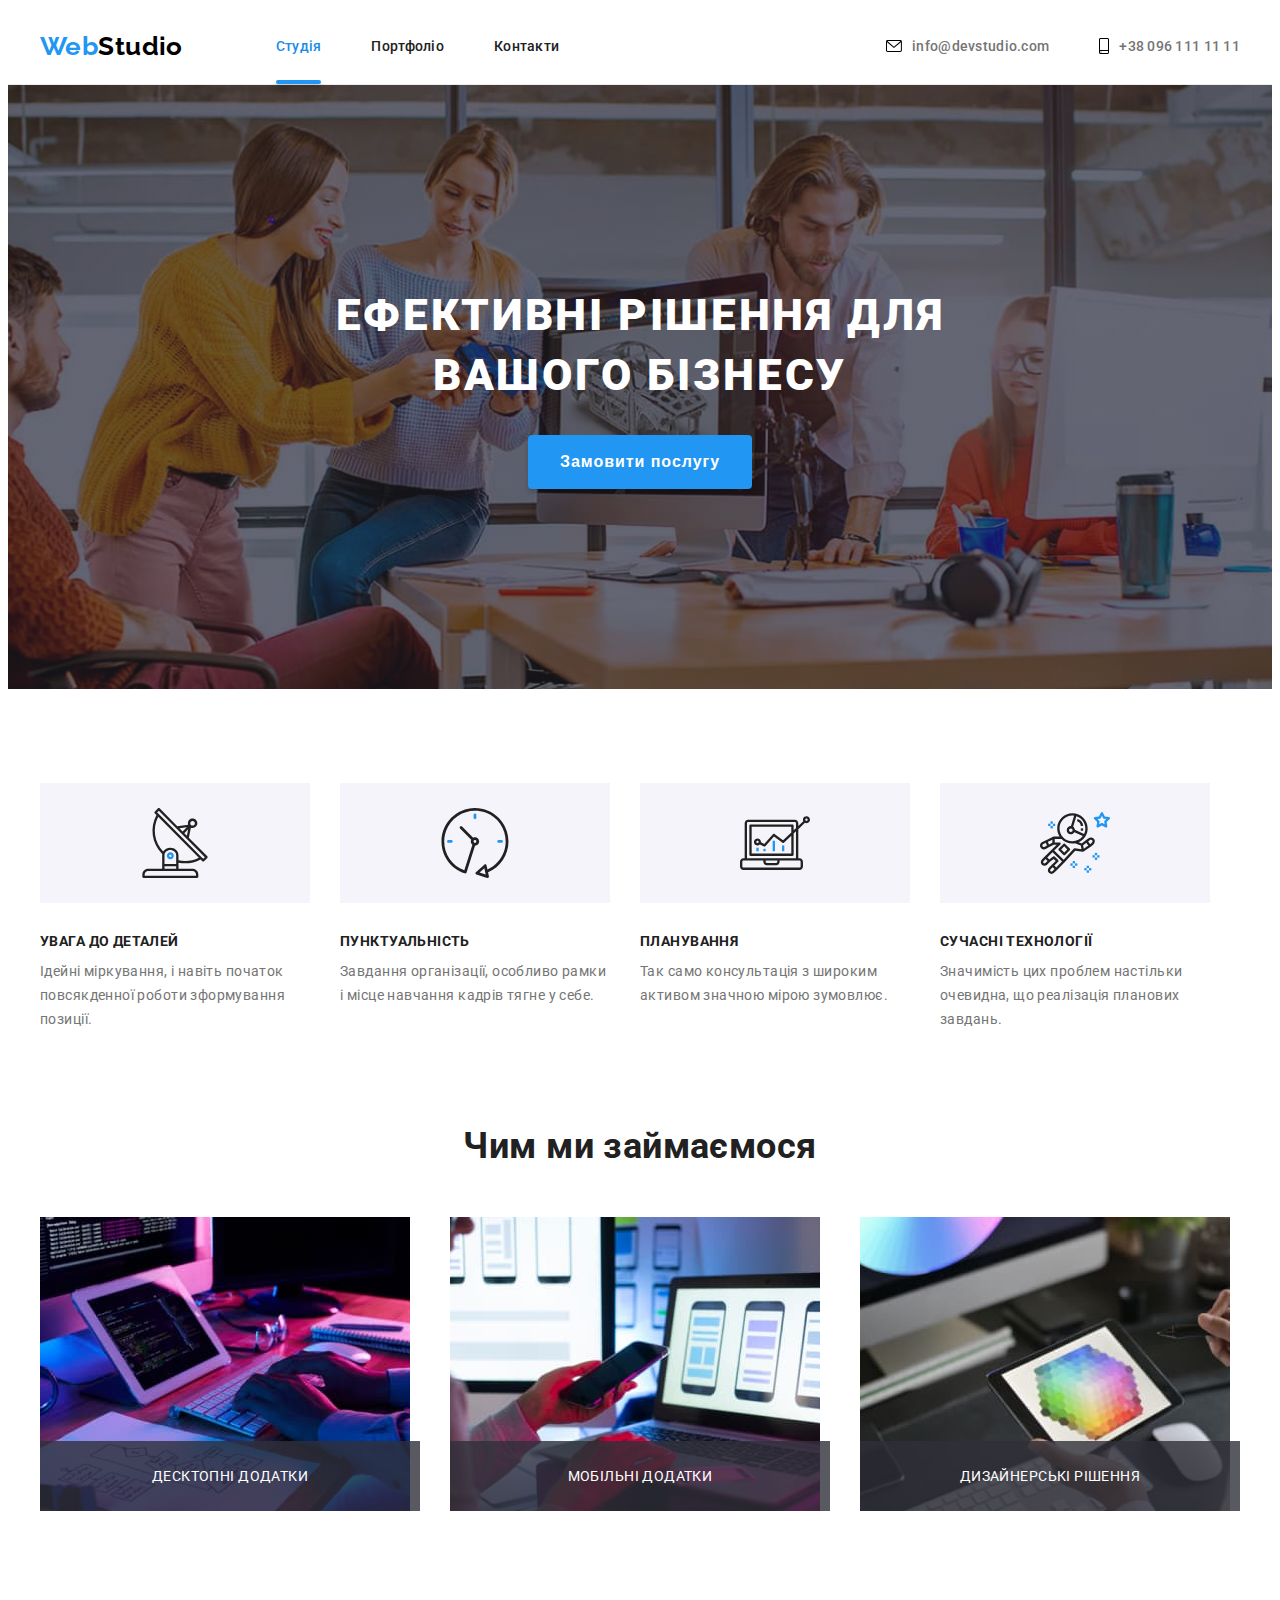
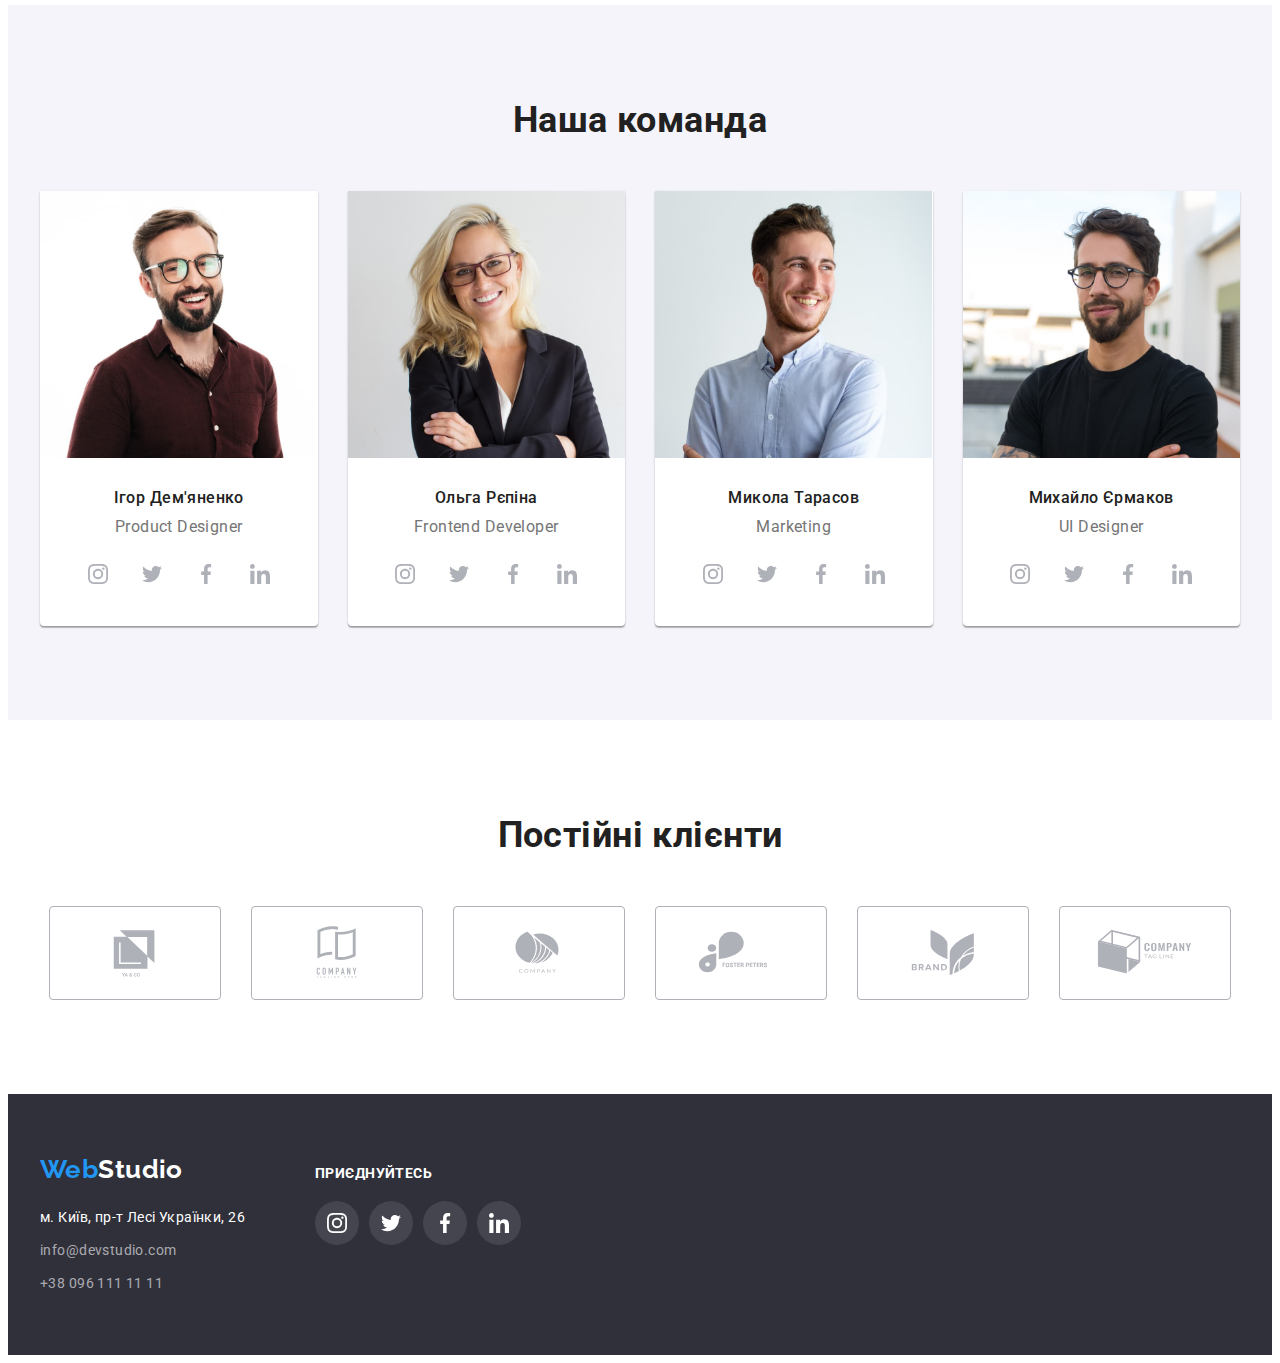
<file: index.html>
<!DOCTYPE html>
<html lang="uk">
  <head>
    <meta charset="UTF-8" />
    <meta http-equiv="X-UA-Compatible" content="IE=edge" />
    <meta name="viewport" content="width=device-width, initial-scale=1.0" />
    <title>Студія</title>
    <link rel="preconnect" href="https://fonts.googleapis.com" />
    <link rel="preconnect" href="https://fonts.gstatic.com" crossorigin />
    <link
      href="https://fonts.googleapis.com/css2?family=Raleway:wght@700&family=Roboto:wght@400;500;700;900&display=swap"
      rel="stylesheet"
    />
    <link
      rel="stylesheet"
      href="https://cdnjs.cloudflare.com/ajax/libs/modern-normalize/1.1.0/modern-normalize.min.css"
      integrity="sha512-wpPYUAdjBVSE4KJnH1VR1HeZfpl1ub8YT/NKx4PuQ5NmX2tKuGu6U/JRp5y+Y8XG2tV+wKQpNHVUX03MfMFn9Q=="
      crossorigin="anonymous"
      referrerpolicy="no-referrer"
    />
    <link rel="stylesheet" href="./styles/styles.css" />
  </head>
  <body>
    <!-- Header section -->
    <header class="header">
      <div class="container header-container">
        <a class="header-logo" lang="en" href="./index.html">
          <span class="web-logo">Web</span>Studio
        </a>
        <nav class="header-nav">
          <ul class="site-nav">
            <li class="site-nav-list current">
              <a class="site-nav-item current-item" href="./index.html">Студія</a>
            </li>
            <li class="site-nav-list">
              <a class="site-nav-item" href="./portfolio.html">Портфоліо</a>
            </li>
            <li class="site-nav-list">
              <a class="site-nav-item" href="">Контакти</a>
            </li>
          </ul>
        </nav>
        <ul class="header-contacts-list">
          <li class="header-contacts-item">
            <svg class="contacts-icon" width="16" height="12">
              <use href="./images/icons.svg#envelope"></use>
            </svg>
            <a class="header-email" href="mailto:info@devstudio.com"
              >info@devstudio.com</a
            >
          </li>
          <li class="header-contacts-item">
            <svg class="contacts-icon" width="10" height="16">
              <use href="./images/icons.svg#smartphone"></use>
            </svg>
            <a class="header-tel" href="tel:+380961111111">+38 096 111 11 11</a>
          </li>
        </ul>
      </div>
    </header>
    <!-- Main section -->
    <main>
      <!-- Hero section -->
      <section class="hero section">
        <h1 class="hero-title">Ефективні рішення для вашого бізнесу</h1>
        <button class="hero-button" type="button" data-modal-open>
          Замовити послугу
        </button>
      </section>
      <!-- About us section -->
      <section class="section about-us-section">
        <div class="container">
          <h2 class="visually-hidden">Про нас</h2>
          <ul class="about-us-list">
            <li class="about-us-list-item icon-satellite">
              <h3 class="list-studio-title">увага до деталей</h3>
              <p class="title-text">
                Ідейні міркування, і навіть початок повсякденної роботи
                зформування позиції.
              </p>
            </li>
            <li class="about-us-list-item icon-clock">
              <h3 class="list-studio-title">пунктуальність</h3>
              <p class="title-text">
                Завдання організації, особливо рамки і місце навчання кадрів
                тягне у себе.
              </p>
            </li>
            <li class="about-us-list-item icon-diagram">
              <h3 class="list-studio-title">планування</h3>
              <p class="title-text">
                Так само консультація з широким активом значною мірою зумовлює.
              </p>
            </li>
            <li class="about-us-list-item icon-astronaut">
              <h3 class="list-studio-title">сучасні технології</h3>
              <p class="title-text">
                Значимість цих проблем настільки очевидна, що реалізація
                планових завдань.
              </p>
            </li>
          </ul>
        </div>
      </section>
      <!-- Cases section -->
      <section class="section cases-section">
        <div class="container">
          <h2 class="cases">Чим ми займаємося</h2>
          <ul class="cases-cards card-set">
            <li class="list-studio card-set-item">
              <div>
                <img src="./images/img1.jpg" alt="programer-working" />
                <div class="list-studio-thumb">
                  <p class="list-studio-thumb-description">Десктопні додатки</p>
                </div>
              </div>
            </li>
            <li class="list-studio card-set-item">
              <div>
                <img
                  src="./images/img2.jpg"
                  alt="creating-working-mobile-interface"
                />
                <div class="list-studio-thumb">
                  <p class="list-studio-thumb-description">Мобільні додатки</p>
                </div>
              </div>
            </li>
            <li class="list-studio card-set-item">
              <div>
                <img src="./images/img3.jpg" alt="selection-graphic-tablet" />
                <div class="list-studio-thumb">
                  <p class="list-studio-thumb-description">
                    Дизайнерські рішення
                  </p>
                </div>
              </div>
            </li>
          </ul>
        </div>
      </section>

      <!-- Team section -->

      <section class="section team-section">
        <div class="container">
          <h2 class="team">Наша команда</h2>
          <ul class="team-list card-set">
            <li class="list-studio team-item card-set-item">
              <img
                class="team-card"
                src="./images/img_pd.jpg"
                alt="Product_Designer"
              />
              <div class="card-description">
                <h3 class="team-member">Ігор Дем'яненко</h3>
                <p class="profession" lang="en">Product Designer</p>
                <ul class="socials-list">
                  <li class="socials-item">
                    <a
                      class="socials-link"
                      href="https://instagram.com"
                      target="_blank"
                      rel="noopener noreferrer"
                      aria-label="Instagram icon"
                    >
                      <svg class="socials-icon" width="20" height="20">
                        <use href="./images/icons.svg#instagram-link"></use>
                      </svg>
                    </a>
                  </li>
                  <li class="socials-item">
                    <a
                      class="socials-link"
                      href="https://twitter.com"
                      aria-label="Twitter icon"
                      target="_blank"
                      rel="noopener noreferrer"
                    >
                      <svg class="socials-icon" width="20" height="20">
                        <use href="./images/icons.svg#twitter-link"></use>
                      </svg>
                    </a>
                  </li>
                  <li class="socials-item">
                    <a
                      class="socials-link"
                      href="https://facebook.com"
                      aria-label="Facebook icon"
                      target="_blank"
                      rel="noopener noreferrer"
                    >
                      <svg class="socials-icon" width="20" height="20">
                        <use href="./images/icons.svg#facebook-link"></use>
                      </svg>
                    </a>
                  </li>
                  <li class="socials-item">
                    <a
                      class="socials-link"
                      href="https://linkedin.com"
                      aria-label="LinkedIn icon"
                      target="_blank"
                      rel="noopener noreferrer"
                    >
                      <svg class="socials-icon" width="20" height="20">
                        <use href="./images/icons.svg#linkedin-link"></use>
                      </svg>
                    </a>
                  </li>
                </ul>
              </div>
            </li>
            <li class="list-studio team-item card-set-item">
              <img
                class="team-card"
                src="./images/img_fe.jpg"
                alt="Frontend Developer"
              />
              <div class="card-description">
                <h3 class="team-member">Ольга Рєпіна</h3>
                <p class="profession" lang="en">Frontend Developer</p>
                <ul class="socials-list">
                  <li class="socials-item">
                    <a
                      class="socials-link"
                      href="https://instagram.com"
                      target="_blank"
                      rel="noopener noreferrer"
                      aria-label="Instagram icon"
                    >
                      <svg class="socials-icon" width="20" height="20">
                        <use href="./images/icons.svg#instagram-link"></use>
                      </svg>
                    </a>
                  </li>
                  <li class="socials-item">
                    <a
                      class="socials-link"
                      href="https://twitter.com"
                      aria-label="Twitter icon"
                      target="_blank"
                      rel="noopener noreferrer"
                    >
                      <svg class="socials-icon" width="20" height="20">
                        <use href="./images/icons.svg#twitter-link"></use>
                      </svg>
                    </a>
                  </li>
                  <li class="socials-item">
                    <a
                      class="socials-link"
                      href="https://facebook.com"
                      aria-label="Facebook icon"
                      target="_blank"
                      rel="noopener noreferrer"
                    >
                      <svg class="socials-icon" width="20" height="20">
                        <use href="./images/icons.svg#facebook-link"></use>
                      </svg>
                    </a>
                  </li>
                  <li class="socials-item">
                    <a
                      class="socials-link"
                      href="https://linkedin.com"
                      aria-label="LinkedIn icon"
                      target="_blank"
                      rel="noopener noreferrer"
                    >
                      <svg class="socials-icon" width="20" height="20">
                        <use href="./images/icons.svg#linkedin-link"></use>
                      </svg>
                    </a>
                  </li>
                </ul>
              </div>
            </li>
            <li class="list-studio team-item card-set-item">
              <img class="team-card" src="./images/img_m.jpg" alt="Marketing" />
              <div class="card-description">
                <h3 class="team-member">Микола Тарасов</h3>
                <p class="profession" lang="en">Marketing</p>
                <ul class="socials-list">
                  <li class="socials-item">
                    <a
                      class="socials-link"
                      href="https://instagram.com"
                      target="_blank"
                      rel="noopener noreferrer"
                      aria-label="Instagram icon"
                    >
                      <svg class="socials-icon" width="20" height="20">
                        <use href="./images/icons.svg#instagram-link"></use>
                      </svg>
                    </a>
                  </li>
                  <li class="socials-item">
                    <a
                      class="socials-link"
                      href="https://twitter.com"
                      aria-label="Twitter icon"
                      target="_blank"
                      rel="noopener noreferrer"
                    >
                      <svg class="socials-icon" width="20" height="20">
                        <use href="./images/icons.svg#twitter-link"></use>
                      </svg>
                    </a>
                  </li>
                  <li class="socials-item">
                    <a
                      class="socials-link"
                      href="https://facebook.com"
                      aria-label="Facebook icon"
                      target="_blank"
                      rel="noopener noreferrer"
                    >
                      <svg class="socials-icon" width="20" height="20">
                        <use href="./images/icons.svg#facebook-link"></use>
                      </svg>
                    </a>
                  </li>
                  <li class="socials-item">
                    <a
                      class="socials-link"
                      href="https://linkedin.com"
                      aria-label="LinkedIn icon"
                      target="_blank"
                      rel="noopener noreferrer"
                    >
                      <svg class="socials-icon" width="20" height="20">
                        <use href="./images/icons.svg#linkedin-link"></use>
                      </svg>
                    </a>
                  </li>
                </ul>
              </div>
            </li>
            <li class="list-studio team-item card-set-item">
              <img
                class="team-card"
                src="./images/img_uid.jpg"
                alt="UI Designer"
              />
              <div class="card-description">
                <h3 class="list-studio team-member">Михайло Єрмаков</h3>
                <p class="profession" lang="en">UI Designer</p>
                <ul class="socials-list">
                  <li class="socials-item">
                    <a
                      class="socials-link"
                      href="https://instagram.com"
                      target="_blank"
                      rel="noopener noreferrer"
                      aria-label="Instagram icon"
                    >
                      <svg class="socials-icon" width="20" height="20">
                        <use href="./images/icons.svg#instagram-link"></use>
                      </svg>
                    </a>
                  </li>
                  <li class="socials-item">
                    <a
                      class="socials-link"
                      href="https://twitter.com"
                      aria-label="Twitter icon"
                      target="_blank"
                      rel="noopener noreferrer"
                    >
                      <svg class="socials-icon" width="20" height="20">
                        <use href="./images/icons.svg#twitter-link"></use>
                      </svg>
                    </a>
                  </li>
                  <li class="socials-item">
                    <a
                      class="socials-link"
                      href="https://facebook.com"
                      aria-label="Facebook icon"
                      target="_blank"
                      rel="noopener noreferrer"
                    >
                      <svg class="socials-icon" width="20" height="20">
                        <use href="./images/icons.svg#facebook-link"></use>
                      </svg>
                    </a>
                  </li>
                  <li class="socials-item">
                    <a
                      class="socials-link"
                      href="https://linkedin.com"
                      aria-label="LinkedIn icon"
                      target="_blank"
                      rel="noopener noreferrer"
                    >
                      <svg class="socials-icon" width="20" height="20">
                        <use href="./images/icons.svg#linkedin-link"></use>
                      </svg>
                    </a>
                  </li>
                </ul>
              </div>
            </li>
          </ul>
        </div>
      </section>
      <!-- Client's section -->
      <section class="section">
        <div class="container clients-container">
          <h2 class="client-title">Постійні клієнти</h2>
          <ul class="clients-list">
            <li class="clients-list-item">
              <a
                class="clients-link"
                href=""
                target="_blank"
                rel="noopener noreferrer"
                aria-label=""
              >
                <svg class="clients-icon" width="106" height="60">
                  <use href="./images/icons.svg#logo1"></use>
                </svg>
              </a>
            </li>
            <li class="clients-list-item">
              <a
                class="clients-link"
                href=""
                target="_blank"
                rel="noopener noreferrer"
                aria-label=""
              >
                <svg class="clients-icon" width="106" height="60">
                  <use href="./images/icons.svg#logo2"></use>
                </svg>
              </a>
            </li>
            <li class="clients-list-item">
              <a
                class="clients-link"
                href=""
                target="_blank"
                rel="noopener noreferrer"
                aria-label=""
              >
                <svg class="clients-icon" width="106" height="60">
                  <use href="./images/icons.svg#logo3"></use>
                </svg>
              </a>
            </li>
            <li class="clients-list-item">
              <a
                class="clients-link"
                href=""
                target="_blank"
                rel="noopener noreferrer"
                aria-label=""
              >
                <svg class="clients-icon" width="106" height="60">
                  <use href="./images/icons.svg#logo4"></use>
                </svg>
              </a>
            </li>
            <li class="clients-list-item">
              <a
                class="clients-link"
                href=""
                target="_blank"
                rel="noopener noreferrer"
                aria-label=""
              >
                <svg class="clients-icon" width="106" height="60">
                  <use href="./images/icons.svg#logo5"></use>
                </svg>
              </a>
            </li>
            <li class="clients-list-item">
              <a
                class="clients-link"
                href=""
                target="_blank"
                rel="noopener noreferrer"
                aria-label=""
              >
                <svg class="clients-icon" width="106" height="60">
                  <use href="./images/icons.svg#logo6"></use>
                </svg>
              </a>
            </li>
          </ul>
        </div>
      </section>
    </main>

    <!-- Footer -->

    <footer class="footer">
      <div class="container footer-container">
        <div class="footer-contacts">
          <a class="footer-logo" lang="en" href="./index.html">
            <span class="web-logo">Web</span>Studio</a
          >
          <address>
            <ul class="footer-list">
              <li class="list-studio footer-list-item">
                <a
                  class="footer-adress"
                  href="https://goo.gl/maps/SowUrspjPFDkWuth7"
                  target="_blank"
                  rel="noopener noreferrer nofollow"
                >
                  м. Київ, пр-т Лесі Українки, 26
                </a>
              </li>
              <li class="list-studio footer-list-item">
                <a class="footer-mail" href="mailto:info@devstudio.com"
                  >info@devstudio.com</a
                >
              </li>
              <li class="list-studio footer-list-item">
                <a class="footer-tel" href="tel:+380961111111"
                  >+38 096 111 11 11</a
                >
              </li>
            </ul>
          </address>
        </div>
        <div class="footer-connection-container">
          <p class="footer-connection-title"><strong>приєднуйтесь</strong></p>
          <ul class="socials-list">
            <li class="socials-item">
              <a
                class="socials-link"
                href="https://instagram.com"
                target="_blank"
                rel="noopener noreferrer"
                aria-label="Instagram icon"
              >
                <svg class="socials-icon" width="20" height="20">
                  <use href="./images/icons.svg#instagram-link"></use>
                </svg>
              </a>
            </li>
            <li class="socials-item">
              <a
                class="socials-link"
                href="https://twitter.com"
                aria-label="Twitter icon"
                target="_blank"
                rel="noopener noreferrer"
              >
                <svg class="socials-icon" width="20" height="20">
                  <use href="./images/icons.svg#twitter-link"></use>
                </svg>
              </a>
            </li>
            <li class="socials-item">
              <a
                class="socials-link"
                href="https://facebook.com"
                aria-label="Facebook icon"
                target="_blank"
                rel="noopener noreferrer"
              >
                <svg class="socials-icon" width="20" height="20">
                  <use href="./images/icons.svg#facebook-link"></use>
                </svg>
              </a>
            </li>
            <li class="socials-item">
              <a
                class="socials-link"
                href="https://linkedin.com"
                aria-label="LinkedIn icon"
                target="_blank"
                rel="noopener noreferrer"
              >
                <svg class="socials-icon" width="20" height="20">
                  <use href="./images/icons.svg#linkedin-link"></use>
                </svg>
              </a>
            </li>
          </ul>
        </div>
      </div>
    </footer>

    <!-- Modal window -->
    <div class="backdrop is-hidden" data-modal>
      <div class="modal" data-modal-window>
        <button class="modal-btn" data-modal-close>
          <svg class="modal-icon" width="11" height="11">
            <use href="./images/icons.svg#close-icon"></use>
          </svg>
        </button>
      </div>
    </div>

    <!-- JS -->
    <script src="./js/modal.js"></script>
  </body>
</html>
</file>
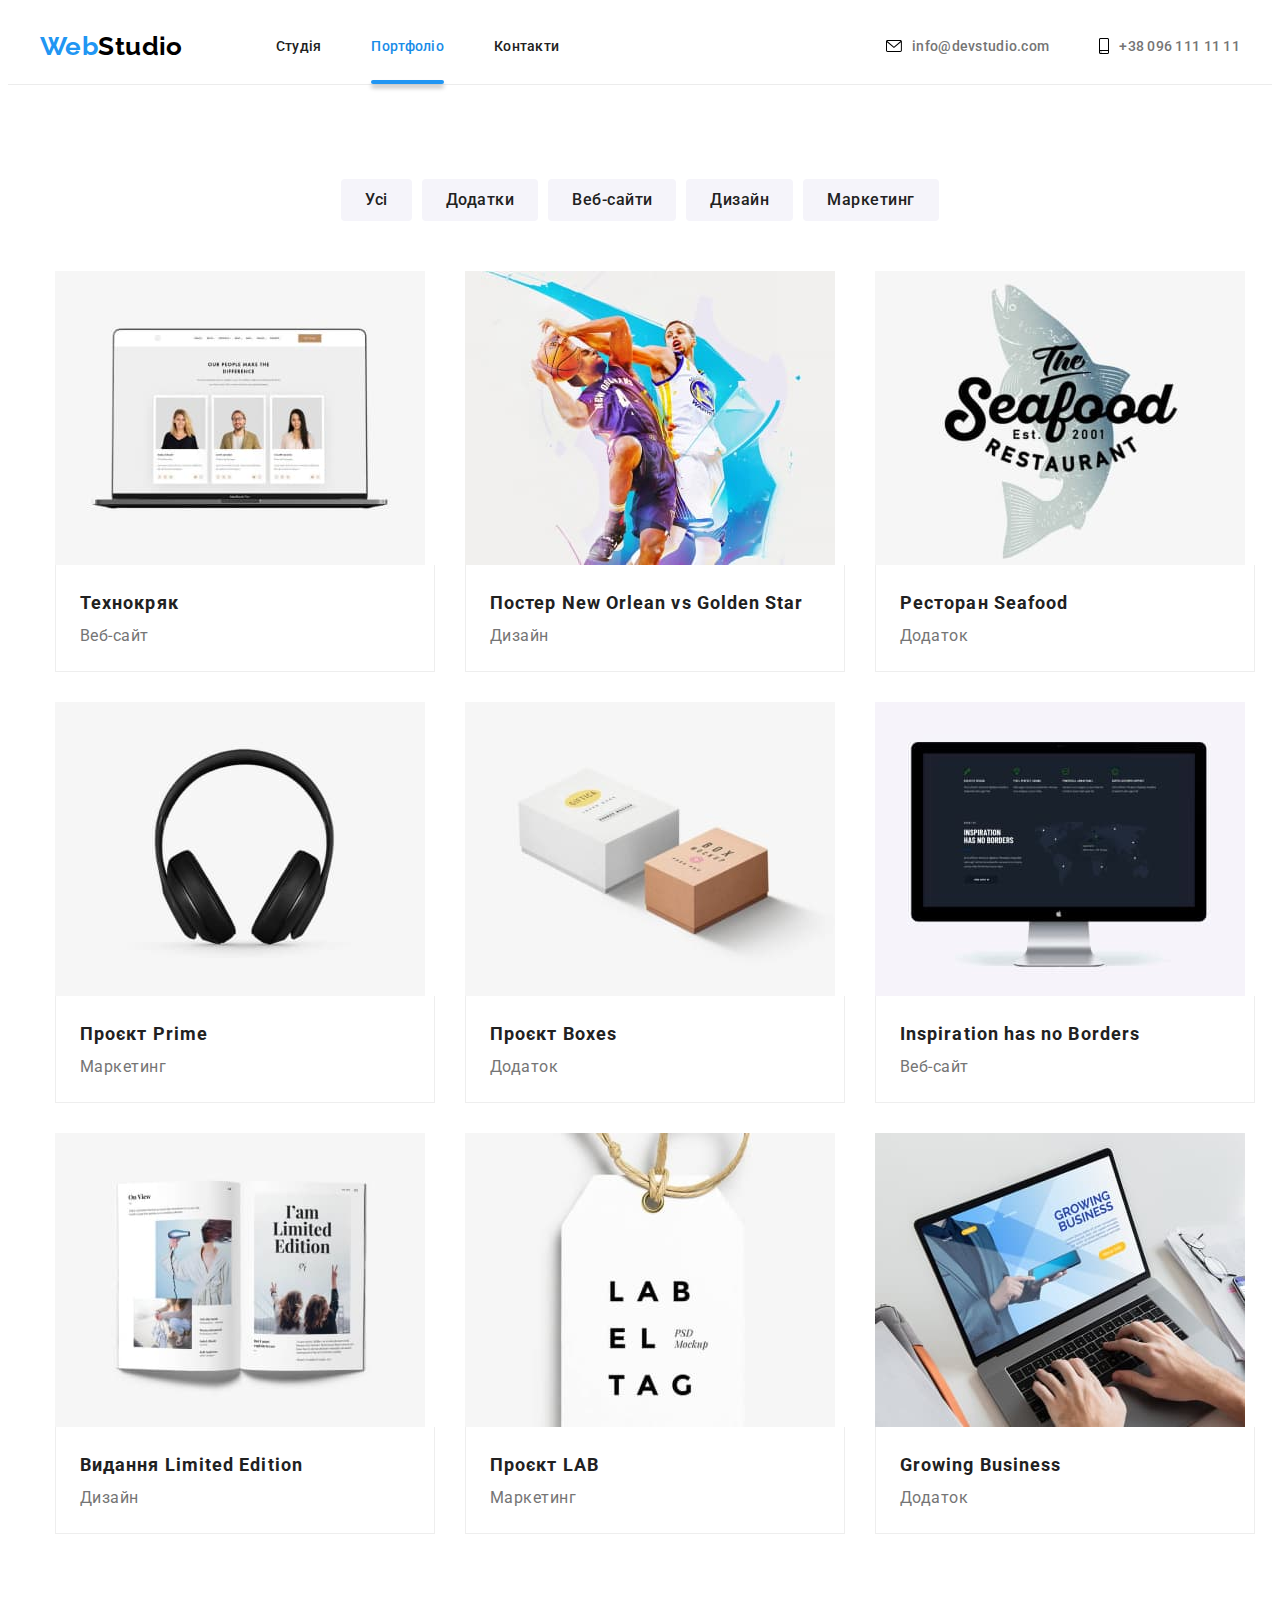
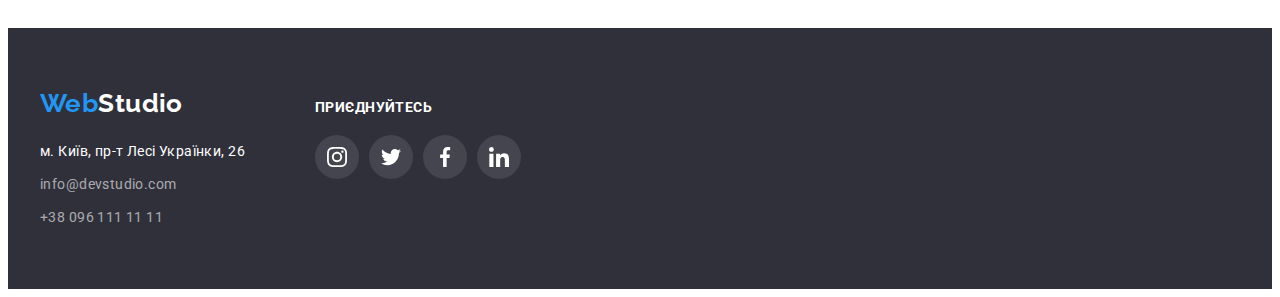
<file: portfolio.html>
<!DOCTYPE html>
<html lang="uk">
  <head>
    <meta charset="UTF-8" />
    <meta http-equiv="X-UA-Compatible" content="IE=edge" />
    <meta name="viewport" content="width=device-width, initial-scale=1.0" />
    <title>Portfolio</title>
    <link rel="preconnect" href="https://fonts.googleapis.com" />
    <link rel="preconnect" href="https://fonts.gstatic.com" crossorigin />
    <link
      href="https://fonts.googleapis.com/css2?family=Raleway:wght@700&family=Roboto:wght@400;500;700;900&display=swap"
      rel="stylesheet"
    />
    <link
      rel="stylesheet"
      href="https://cdnjs.cloudflare.com/ajax/libs/modern-normalize/1.1.0/modern-normalize.min.css"
      integrity="sha512-wpPYUAdjBVSE4KJnH1VR1HeZfpl1ub8YT/NKx4PuQ5NmX2tKuGu6U/JRp5y+Y8XG2tV+wKQpNHVUX03MfMFn9Q=="
      crossorigin="anonymous"
      referrerpolicy="no-referrer"
    />
    <link rel="stylesheet" href="./styles/styles.css" />
  </head>
  <body>
    <!-- Header -->

    <header class="header">
      <div class="container header-container">
        <a class="header-logo" lang="en" href="./index.html">
          <span class="web-logo">Web</span>Studio
        </a>
        <nav class="header-nav">
          <ul class="site-nav">
            <li class="site-nav-list">
              <a class="site-nav-item" href="./index.html">Студія</a>
            </li>
            <li class="site-nav-list current">
              <a class="site-nav-item current-item" href="./portfolio.html"
                >Портфоліо</a
              >
            </li>
            <li class="site-nav-list">
              <a class="site-nav-item" href="">Контакти</a>
            </li>
          </ul>
        </nav>
        <ul class="header-contacts-list">
          <li class="header-contacts-item">
            <svg class="contacts-icon" width="16" height="12">
              <use href="./images/icons.svg#envelope"></use>
            </svg>
            <a class="header-email" href="mailto:info@devstudio.com"
              >info@devstudio.com</a
            >
          </li>
          <li class="header-contacts-item">
            <svg class="contacts-icon" width="10" height="16">
              <use href="./images/icons.svg#smartphone"></use>
            </svg>
            <a class="header-tel" href="tel:+380961111111">+38 096 111 11 11</a>
          </li>
        </ul>
      </div>
    </header>

    <!-- Menu -->

    <main class="portfolio-main-container">
      <section class="section section-projects">
        <div class="container projects-container">
          <h1 class="visually-hidden">portfolio-preview</h1>
          <div class="portfolio-filter">
            <ul class="portfolio-menu">
              <li class="portfolio-menu-item">
                <button class="button-portfolio" type="button">Усі</button>
              </li>
              <li class="portfolio-menu-item">
                <button class="button-portfolio" type="button">Додатки</button>
              </li>
              <li class="portfolio-menu-item">
                <button class="button-portfolio" type="button">
                  Веб-сайти
                </button>
              </li>
              <li class="portfolio-menu-item">
                <button class="button-portfolio" type="button">Дизайн</button>
              </li>
              <li class="portfolio-menu-item">
                <button class="button-portfolio" type="button">
                  Маркетинг
                </button>
              </li>
            </ul>
          </div>

          <!-- Gallery -->

          <div class="container porfolio-projects">
            <ul class="list-portfolio card-set">
              <li class="list-portfolio-item card-set-item">
                <a
                  class="list-portfolio-link"
                  href=""
                  rel="noopener noreferrer"
                >
                  <div class="overlay-thumb">
                    <img
                      class="portfolio-img"
                      src="./images/techcrack.jpg"
                      alt="Laptop"
                    />
                    <div class="overlay">
                      <p class="overlay-text">
                        Ресурс пропонує комплексні пропозиції з різним рівнем
                        функціоналу та сервісів. Все це дозволить відвідувачу
                        отримати вичерпні відомості про компанію чи приватну
                        особу.
                      </p>
                    </div>
                  </div>
                  <div class="portfolio-card-description">
                    <h2 class="project-title">Технокряк</h2>
                    <p class="project-description">Веб-сайт</p>
                  </div>
                </a>
              </li>
              <li class="list-portfolio-item card-set-item">
                <a
                  class="list-portfolio-link"
                  href=""
                  rel="noopener noreferrer"
                >
                  <div class="overlay-thumb">
                    <img
                      class="portfolio-img"
                      src="./images/posterneworlean.jpg"
                      alt="New Orlean team"
                    />
                    <div class="overlay">
                      <p class="overlay-text">
                        Lorem ipsum dolor sit amet, consectetur adipisicing
                        elit. Qui ex distinctio, quisquam temporibus natus sed?
                        Cumque labore delectus consequuntur excepturi.
                      </p>
                    </div>
                  </div>
                  <div class="portfolio-card-description">
                    <h2 class="project-title">
                      Постер New Orlean vs Golden Star
                    </h2>
                    <p class="project-description">Дизайн</p>
                  </div>
                </a>
              </li>
              <li class="list-portfolio-item card-set-item">
                <a
                  class="list-portfolio-link"
                  href=""
                  rel="noopener noreferrer"
                >
                  <div class="overlay-thumb">
                    <img
                      class="portfolio-img"
                      src="./images/seafood.jpg"
                      alt="Seafood Logo"
                    />
                    <div class="overlay">
                      <p class="overlay-text">
                        Lorem ipsum dolor sit amet consectetur, adipisicing
                        elit. Cupiditate omnis fuga voluptatum mollitia autem
                        reiciendis doloremque neque error provident in.
                      </p>
                    </div>
                  </div>
                  <div class="portfolio-card-description">
                    <h2 class="project-title">Ресторан Seafood</h2>
                    <p class="project-description">Додаток</p>
                  </div>
                </a>
              </li>
              <li class="list-portfolio-item card-set-item">
                <a
                  class="list-portfolio-link"
                  href=""
                  rel="noopener noreferrer"
                >
                  <div class="overlay-thumb">
                    <img
                      class="portfolio-img"
                      src="./images/prime.jpg"
                      alt="Headphones"
                    />
                    <div class="overlay">
                      <p class="overlay-text">
                        Lorem ipsum dolor sit amet consectetur adipisicing elit.
                        Vel aut iure beatae non illum officiis temporibus,
                        doloribus quo numquam saepe.
                      </p>
                    </div>
                  </div>
                  <div class="portfolio-card-description">
                    <h2 class="project-title">Проєкт Prime</h2>
                    <p class="project-description">Маркетинг</p>
                  </div>
                </a>
              </li>
              <li class="list-portfolio-item card-set-item">
                <a
                  class="list-portfolio-link"
                  href=""
                  rel="noopener noreferrer"
                >
                  <div class="overlay-thumb">
                    <img
                      class="portfolio-img"
                      src="./images/boxes.jpg"
                      alt="Boxes"
                    />
                    <div class="overlay">
                      <p class="overlay-text">
                        Lorem ipsum dolor sit amet, consectetur adipisicing
                        elit. Non soluta expedita earum natus doloremque! Cum
                        cupiditate expedita saepe id dolorem?
                      </p>
                    </div>
                  </div>
                  <div class="portfolio-card-description">
                    <h2 class="project-title">Проєкт Boxes</h2>
                    <p class="project-description">Додаток</p>
                  </div>
                </a>
              </li>
              <li class="list-portfolio-item card-set-item">
                <a
                  class="list-portfolio-link"
                  href=""
                  rel="noopener noreferrer"
                >
                  <div class="overlay-thumb">
                    <img
                      class="portfolio-img"
                      src="./images/inspiration.jpg"
                      alt="Monitor"
                    />
                    <div class="overlay">
                      <p class="overlay-text">
                        Lorem ipsum dolor sit amet consectetur adipisicing elit.
                        Recusandae nobis illum saepe magni quam impedit
                        exercitationem nihil id a expedita.
                      </p>
                    </div>
                  </div>
                  <div class="portfolio-card-description">
                    <h2 class="project-title">Inspiration has no Borders</h2>
                    <p class="project-description">Веб-сайт</p>
                  </div>
                </a>
              </li>
              <li class="list-portfolio-item card-set-item">
                <a
                  class="list-portfolio-link"
                  href=""
                  rel="noopener noreferrer"
                >
                  <div class="overlay-thumb">
                    <img
                      class="portfolio-img"
                      src="./images/booklimitededition.jpg"
                      alt="Book"
                    />
                    <div class="overlay">
                      <p class="overlay-text"></p>
                      Lorem ipsum dolor sit amet consectetur adipisicing elit.
                      Odit eum maxime velit eligendi laboriosam dolorem placeat
                      voluptatibus voluptas fugiat cum.
                    </div>
                  </div>
                  <div class="portfolio-card-description">
                    <h2 class="project-title">Видання Limited Edition</h2>
                    <p class="project-description">Дизайн</p>
                  </div>
                </a>
              </li>
              <li class="list-portfolio-item card-set-item">
                <a
                  class="list-portfolio-link"
                  href=""
                  rel="noopener noreferrer"
                >
                  <div class="overlay-thumb">
                    <img
                      class="portfolio-img"
                      src="./images/lab.jpg"
                      alt="Lab Logo"
                    />
                    <div class="overlay">
                      <p class="overlay-text"></p>
                      Lorem ipsum dolor, sit amet consectetur adipisicing elit.
                      Totam asperiores placeat quidem reprehenderit, esse unde.
                      Expedita eaque perspiciatis iste. Odio.
                    </div>
                  </div>
                  <div class="portfolio-card-description">
                    <h2 class="project-title">Проєкт LAB</h2>
                    <p class="project-description">Маркетинг</p>
                  </div>
                </a>
              </li>
              <li class="list-portfolio-item card-set-item">
                <a
                  class="list-portfolio-link"
                  href=""
                  rel="noopener noreferrer"
                >
                  <div class="overlay-thumb">
                    <img
                      class="portfolio-img"
                      src="./images/growingbusiness.jpg"
                      alt="Appication"
                    />
                    <div class="overlay">
                      <p class="overlay-text"></p>
                      Lorem ipsum dolor sit amet consectetur adipisicing elit.
                      Ab hic laboriosam, molestias autem id eveniet ullam
                      voluptatum quisquam voluptate quis!
                    </div>
                  </div>
                  <div class="portfolio-card-description">
                    <h2 class="project-title">Growing Business</h2>
                    <p class="project-description">Додаток</p>
                  </div>
                </a>
              </li>
            </ul>
          </div>
        </div>
      </section>
    </main>

    <!-- Footer -->

    <footer class="footer">
      <div class="container footer-container">
        <div class="footer-contacts">
          <a class="footer-logo" lang="en" href="./index.html">
            <span class="web-logo">Web</span>Studio</a
          >
          <address>
            <ul class="footer-list">
              <li class="list-studio footer-list-item">
                <a
                  class="footer-adress"
                  href="https://goo.gl/maps/SowUrspjPFDkWuth7"
                  target="_blank"
                  rel="noopener noreferrer nofollow"
                >
                  м. Київ, пр-т Лесі Українки, 26
                </a>
              </li>
              <li class="list-studio footer-list-item">
                <a class="footer-mail" href="mailto:info@devstudio.com"
                  >info@devstudio.com</a
                >
              </li>
              <li class="list-studio footer-list-item">
                <a class="footer-tel" href="tel:+380961111111"
                  >+38 096 111 11 11</a
                >
              </li>
            </ul>
          </address>
        </div>
        <div class="footer-connection-container">
          <h3 class="footer-connection-title">приєднуйтесь</h3>
          <ul class="socials-list">
            <li class="socials-item">
              <a
                class="socials-link"
                href="https://instagram.com"
                target="_blank"
                rel="noopener noreferrer"
                aria-label="Instagram icon"
              >
                <svg class="socials-icon" width="20" height="20">
                  <use href="./images/icons.svg#instagram-link"></use>
                </svg>
              </a>
            </li>
            <li class="socials-item">
              <a
                class="socials-link"
                href="https://twitter.com"
                aria-label="Twitter icon"
                target="_blank"
                rel="noopener noreferrer"
              >
                <svg class="socials-icon" width="20" height="20">
                  <use href="./images/icons.svg#twitter-link"></use>
                </svg>
              </a>
            </li>
            <li class="socials-item">
              <a
                class="socials-link"
                href="https://facebook.com"
                aria-label="Facebook icon"
                target="_blank"
                rel="noopener noreferrer"
              >
                <svg class="socials-icon" width="20" height="20">
                  <use href="./images/icons.svg#facebook-link"></use>
                </svg>
              </a>
            </li>
            <li class="socials-item">
              <a
                class="socials-link"
                href="https://linkedin.com"
                aria-label="LinkedIn icon"
                target="_blank"
                rel="noopener noreferrer"
              >
                <svg class="socials-icon" width="20" height="20">
                  <use href="./images/icons.svg#linkedin-link"></use>
                </svg>
              </a>
            </li>
          </ul>
        </div>
      </div>
    </footer>
  </body>
</html>
</file>
<file: styles/styles.css>
:root {
  --body-color: #212121;
  --main-title-color: #ffffff;
  --bg-color: #c4c4c4;
  --footer-bg-color: #2f303a;
  --hero-btn-color: #ffffff;
  --secondary-title-color: #ffffff;
  --secondary-btn-color: #212121;
  --secondary-btn-back-color: #f5f4fa;
  --link-decoration-color: #2196f3;
  --web-logo-color: #2196f3;
  --description-text: #757575;
  --link-active: #188ce8;
  --header-bottom-color: #ececec;
  --btn-box-shadow: 0px 4px 4px rgba(0, 0, 0, 0.15);
  --portfolio-border-color: #eeeeee;
  --footer-icon-color: #ffffff;
  --indent: 30px;
  --items: 3;
}

body {
  font-family: Roboto, sans-serif;
  font-size: 14px;
  letter-spacing: 0.03em;
  color: var(--body-color);
}

/*----------------------reset----------------------*/
.list-studio,
.list-portfolio,
.site-nav,
.site-nav-list,
.footer-list,
.header-contacts-list,
.portfolio-menu,
.portfolio-menu-item,
.about-us-list,
.cases-cards,
.team-list,
.clients-list,
.socials-list {
  list-style: none;
  margin: 0;
  padding: 0;
}

h1,
h2,
h3,
h4,
h5,
h6,
p {
  margin: 0;
}

img {
  display: block;
  max-width: 100%;
  height: auto;
}

.container {
  width: 1200px;
  padding: 0 15px;
  margin-left: auto;
  margin-right: auto;
}

.section {
  padding: 94px 0;
}

.visually-hidden {
  position: absolute;
  width: 1px;
  height: 1px;
  margin: -1px;
  border: 0;
  padding: 0;
  white-space: nowrap;
  clip-path: inset(100%);
  clip: rect(0 0 0 0);
  overflow: hidden;
}

/*----------------------HEADER----------------------*/
.header {
  border-bottom: 1px solid;
  border-color: var(--header-bottom-color);
}

.header-container {
  display: flex;
  justify-content: space-between;
  align-items: center;
}
.header-logo {
  margin-right: 93px;
  font-family: Raleway, sans-serif;
  font-weight: 700;
  font-size: 26px;
  line-height: calc(31 / 26);
  color: #000000;
  text-decoration: none;
}

.web-logo {
  color: var(--web-logo-color);
}
.header-nav {
  display: flex;
  align-items: center;
  justify-content: space-between;
}
.site-nav {
  display: flex;
}

.site-nav-list:not(:last-child) {
  margin-right: 50px;
}
.site-nav-item {
  position: relative;
  display: block;
  padding-top: 30px;
  padding-bottom: 30px;
  color: var(--secondary-btn-color);
  font-weight: 500;
  line-height: calc(16 / 14);
  letter-spacing: 0.02em;
  text-decoration: none;
  transition: color 250ms cubic-bezier(0.4, 0, 0.2, 1);
}

.current-item {
  color: var(--link-active);
}

.current-item::after {
  content: "";
  position: absolute;
  left: 0;
  bottom: 0;
  display: block;
  width: 100%;
  height: 4px;

  border-radius: 2px;
  box-shadow: 0px 4px 4px rgba(0, 0, 0, 0.25);

  background-color: var(--link-decoration-color);
}

.site-nav-item:hover,
.site-nav-item:focus,
.site-nav-item:active {
  color: var(--link-active);
}
.header-contacts-list {
  display: flex;
  margin-left: auto;
  padding: 0;
}

.header-contacts-item {
  display: flex;
  align-items: center;
}

.header-contacts-item:not(:last-child) {
  margin-right: 50px;
}
.header-email,
.header-tel {
  position: relative;
  text-decoration: none;
  font-size: 14px;
  font-weight: 500;
  line-height: calc(16 / 14);
  letter-spacing: 0.02em;
  color: var(--description-text);
  transition: fill 250ms cubic-bezier(0.4, 0, 0.2, 1);
}

.contacts-icon {
  margin-right: 10px;
}
.header-contacts-item:hover,
.header-contacts-item:focus {
  fill: var(--link-decoration-color);
}

.header-email:hover,
.header-tel:hover,
.header-email:focus,
.header-tel:focus {
  color: var(--link-active);
}

/*----------------------Main-----------------*/
/* Hero */
.hero {
  max-width: 1600px;
  margin: 0 auto;
  padding: 200px 0;
  background-image: linear-gradient(
      to right,
      rgba(47, 48, 58, 0.4),
      rgba(47, 48, 58, 0.4)
    ),
    url(../images/hero-bg-img.jpg);
  background-repeat: no-repeat;
  background-position: center;
  background-size: cover;
  background-color: var(--bg-color);
}
.hero-title {
  width: 700px;
  margin: 0 auto;
  margin-bottom: 30px;
  color: var(--main-title-color);
  font-weight: 900;
  font-size: 44px;
  line-height: calc(60 / 44);
  text-align: center;
  letter-spacing: 0.06em;
  text-transform: uppercase;
}
.hero-button {
  display: block;
  margin: 0 auto;
  padding: 10px 30px;

  font-size: 16px;
  line-height: calc(30 / 16);
  letter-spacing: 0.06em;
  font-weight: 700;
  min-width: 215px;

  color: var(--hero-btn-color);
  background-color: var(--link-decoration-color);
  box-shadow: var(--btn-box-shadow);
  border-radius: 4px;
  border-color: transparent;
  cursor: pointer;

  transition-property: color, background-color;
  transition-duration: 300ms;
  transition-timing-function: cubic-bezier(0.4, 0, 0.2, 1);

  transition: color 250ms cubic-bezier(0.4, 0, 0.2, 1),
    background-color 250ms cubic-bezier(0.4, 0, 0.2, 1);
}

/* About us */

.about-us-list {
  display: flex;
}

.about-us-list-item::before {
  content: "";
  display: block;
  margin-bottom: 30px;
  height: 120px;
  background-repeat: no-repeat;
  background-position: center;
  background-color: #f5f4fa;
}

.icon-satellite::before {
  background-image: url(../images/satellite.svg);
}

.icon-clock::before {
  background-image: url(../images/clock.svg);
}

.icon-diagram::before {
  background-image: url(../images/diagram.svg);
}

.icon-astronaut::before {
  background-image: url(../images/astronaut.svg);
}

.about-us-list-item:not(:last-child) {
  margin-right: 30px;
}
.list-studio {
  position: relative;
}
.list-studio-thumb {
  position: absolute;
  bottom: 0;
  left: 0;
  width: 100%;
  height: 70px;
  display: flex;
  justify-content: center;
  align-items: center;

  background-color: rgba(47, 48, 58, 0.8);
}

.list-studio-thumb-description {
  font-size: 14px;
  line-height: 16px;
  text-align: center;
  letter-spacing: 0.03em;
  text-transform: uppercase;
  color: var(--secondary-title-color);
}

.list-studio-title {
  margin-bottom: 10px;
  font-style: normal;
  font-size: 14px;
  line-height: calc(16 / 14);
  text-transform: uppercase;
}

.title-text {
  width: 270px;
  line-height: calc(24 / 14);
  color: var(--description-text);
}

.cases-section {
  display: flex;
  padding-top: 0;
}

.cases,
.team {
  margin-bottom: 50px;
  font-size: 36px;
  line-height: calc(42 / 36);
  text-align: center;
}

/* Team */

.team-section {
  display: flex;
  background-color: var(--secondary-btn-back-color);
}

.card-description {
  padding-top: 30px;
  padding-bottom: 30px;
}

.team-item {
  background-color: var(--main-title-color);
  --items: 4;
  border-radius: 0px 0px 4px 4px;
  box-shadow: 0px 1px 3px rgba(0, 0, 0, 0.12), 0px 1px 1px rgba(0, 0, 0, 0.14),
    0px 2px 1px rgba(0, 0, 0, 0.2);
}

.team-member {
  margin-bottom: 10px;
  font-weight: 500;
  font-size: 16px;
  line-height: calc(19 / 16);
  text-align: center;
}

.profession {
  margin-bottom: 16px;
  font-size: 16px;
  line-height: calc(19 / 16);
  text-align: center;
  color: var(--description-text);
}

/* Clients */

.client-title {
  margin-bottom: 50px;
  font-size: 36px;
  line-height: calc(42 / 36);
  text-align: center;
}
.clients-list {
  display: flex;
  justify-content: center;
  align-items: center;
  gap: 30px;
}

.clients-link {
  display: flex;
  align-items: center;
  justify-content: center;
  width: 170px;
  height: 92px;
  border: 1px solid #afb1b8;
  border-radius: 4px;
  fill: #afb1b8;
  background-color: var(--secondary-title-color);
  transition: fill 250ms cubic-bezier(0.4, 0, 0.2, 1),
    background-color 250ms cubic-bezier(0.4, 0, 0.2, 1);
}

.clients-link:hover,
.clients-link:focus {
  border: 1px solid;
  border-color: var(--link-active);
  fill: var(--link-decoration-color);
  background-color: var(--secondary-title-color);
}

/* Socials links */

.socials-list {
  display: flex;
  justify-content: center;
  align-items: center;
  gap: 10px;
}

.socials-item {
  width: 44px;
  height: 44px;
}

.socials-link {
  display: flex;
  justify-content: center;
  align-items: center;
  width: 100%;
  height: 100%;
  border-radius: 50%;
  fill: #afb1b8;
  transition: fill 250ms cubic-bezier(0.4, 0, 0.2, 1),
    background-color 250ms cubic-bezier(0.4, 0, 0.2, 1);
}

.socials-link:hover,
.socials-link:focus {
  fill: var(--secondary-title-color);
  background-color: var(--link-decoration-color);
}

/* Buttons */

.hero-button:hover,
.hero-button:focus,
.hero-button:active {
  color: var(--hero-btn-color);
  background-color: var(--link-active);
  box-shadow: var(--btn-box-shadow);
  border-radius: 4px;
  border-color: transparent;
}

.button-portfolio {
  padding: 6px 22px;
  font-family: Roboto;
  font-weight: 500;
  font-size: 16px;
  line-height: calc(26 / 16);
  letter-spacing: 0.03em;
  color: var(--secondary-btn-color);
  background-color: var(--secondary-btn-back-color);
  border-radius: 4px;
  border-color: transparent;
  transition: color 250ms cubic-bezier(0.4, 0, 0.2, 1),
    background-color 250ms cubic-bezier(0.4, 0, 0.2, 1);
}

.button-portfolio:hover,
.button-portfolio:focus {
  color: var(--hero-btn-color);
  background-color: var(--link-decoration-color);
  box-shadow: 0px 4px 4px rgba(0, 0, 0, 0.25);
  cursor: pointer;
}

/* Portfolio */
/* Portfolio menu */

.portfolio-filter {
  display: flex;
  justify-content: center;
  margin-bottom: 50px;
}
.portfolio-menu {
  display: flex;
}
.portfolio-menu-item:not(:last-child) {
  margin-right: 10px;
}

.list-portfolio-item {
  background: var(--secondary-title-color);
}

.list-portfolio-link {
  display: block;
  text-decoration: none;
}

.list-portfolio-link:hover {
  text-decoration: none;
  box-shadow: 0px 4px 4px rgba(0, 0, 0, 0.25);
}

/* Gallery */

.overlay-thumb {
  position: relative;
  overflow: hidden;
}

.overlay {
  position: absolute;
  top: 0;
  left: 0;
  transform: translateY(100%);

  width: 100%;
  height: 100%;
  padding: 63px 24px;
  display: flex;
  align-items: center;
  color: #ffffff;
  background-color: rgba(33, 150, 243, 0.9);
  backdrop-filter: blur(2px);
  transition: transform 250ms cubic-bezier(0.4, 0, 0.2, 1);
}

.overlay-text {
  width: 322px;
  height: 168px;
  text-align: left;
  font-size: 18px;
  line-height: calc(28 / 18);
  letter-spacing: 0.03em;
}
.list-portfolio-item:hover .overlay {
  transform: translateY(0);
}

.portfolio-card-description {
  padding: 20px 24px;
  border-right: 1px solid var(--portfolio-border-color);
  border-bottom: 1px solid var(--portfolio-border-color);
  border-left: 1px solid var(--portfolio-border-color);
}

.card-set {
  display: flex;
  flex-wrap: wrap;
  gap: var(--indent);
}
.card-set-item {
  flex-basis: calc(
    (100% - var(--indent) * (var(--items) - 1)) / (var(--items))
  );
}

.project-title {
  font-size: 18px;
  line-height: calc(36 / 18);
  letter-spacing: 0.06em;
  color: var(--body-color);
}
.project-description {
  font-size: 16px;
  line-height: calc(30 / 16);
  letter-spacing: 0.03em;
  color: var(--description-text);
}

/*----------------------Footer-----------------*/

.footer {
  padding: 60px 0px;
  background-color: var(--footer-bg-color);
}

.footer-container {
  display: flex;
  align-items: baseline;
}
.footer-contacts {
  margin-right: 70px;
}

.footer-logo {
  display: block;
  margin-bottom: 20px;
  font-family: Raleway, sans-serif;
  font-style: normal;
  font-weight: 700;
  font-size: 26px;
  line-height: calc(31 / 26);
  color: var(--main-title-color);
  text-decoration: none;
}

.footer-list-item:not(:last-child) {
  margin-bottom: 9px;
}

.footer-adress {
  font-style: normal;
  font-weight: 400;
  line-height: calc(24 / 14);
  color: var(--main-title-color);
  transition: color 250ms cubic-bezier(0.4, 0, 0.2, 1);
}
.footer-adress {
  text-decoration: none;
  transition: color 250ms cubic-bezier(0.4, 0, 0.2, 1);
}

.footer-mail,
.footer-tel {
  font-style: normal;
  font-weight: 400;
  line-height: calc(24 / 14);
  letter-spacing: 0.03em;
  color: rgba(255, 255, 255, 0.6);
  text-decoration: none;
  transition: color 250ms cubic-bezier(0.4, 0, 0.2, 1);
}

.footer-adress:hover,
.footer-adress:focus,
.footer-mail:hover,
.footer-mail:focus,
.footer-tel:hover,
.footer-tel:focus {
  color: var(--web-logo-color);
}

.footer-connection-container {
  margin-right: auto;
}
.footer-connection-title {
  margin-bottom: 20px;
  font-size: 14px;
  line-height: calc(16 / 14);
  letter-spacing: 0.03em;
  text-transform: uppercase;
  color: var(--secondary-title-color);
}

.footer-connection-container .socials-item {
  display: flex;
  justify-content: center;
  align-items: center;
  width: 44px;
  height: 44px;
  border-radius: 50%;
  fill: var(--footer-icon-color);
  background-color: rgba(255, 255, 255, 0.1);
  transition: fill 250ms cubic-bezier(0.4, 0, 0.2, 1);
}

.footer-connection-container .socials-icon {
  fill: var(--footer-icon-color);
}

/* Modal window */
.backdrop {
  position: fixed;
  top: 0;
  left: 0;
  z-index: 100;

  display: flex;
  align-items: center;
  justify-content: center;
  width: 100%;
  height: 100%;

  background-color: rgb(0, 0, 0, 0.2);
  backdrop-filter: blur(1px);

  transition: opacity 150ms linear, visibility 150ms linear;
}

.backdrop.is-hidden {
  opacity: 0;
  visibility: hidden;
  pointer-events: none;
}

.modal {
  position: relative;
  width: 530px;
  height: 580px;

  background-color: #fff;
  box-shadow: (0px 4px 4px rgba(0, 0, 0, 0.25));

  animation-duration: 0.6s;
  animation-fill-mode: both;
  animation-timing-function: cubic-bezier(0.4, 0, 0.2, 1);
}

.modal-btn {
  position: absolute;
  top: 19px;
  right: 8px;

  display: inline-flex;
  align-items: center;
  justify-content: center;
  padding: 6px;

  width: 30px;
  height: 30px;
  background-color: transparent;
  border-radius: 50%;
  border: 1px solid rgba(0, 0, 0, 0.1);
  cursor: pointer;
}
</file>
